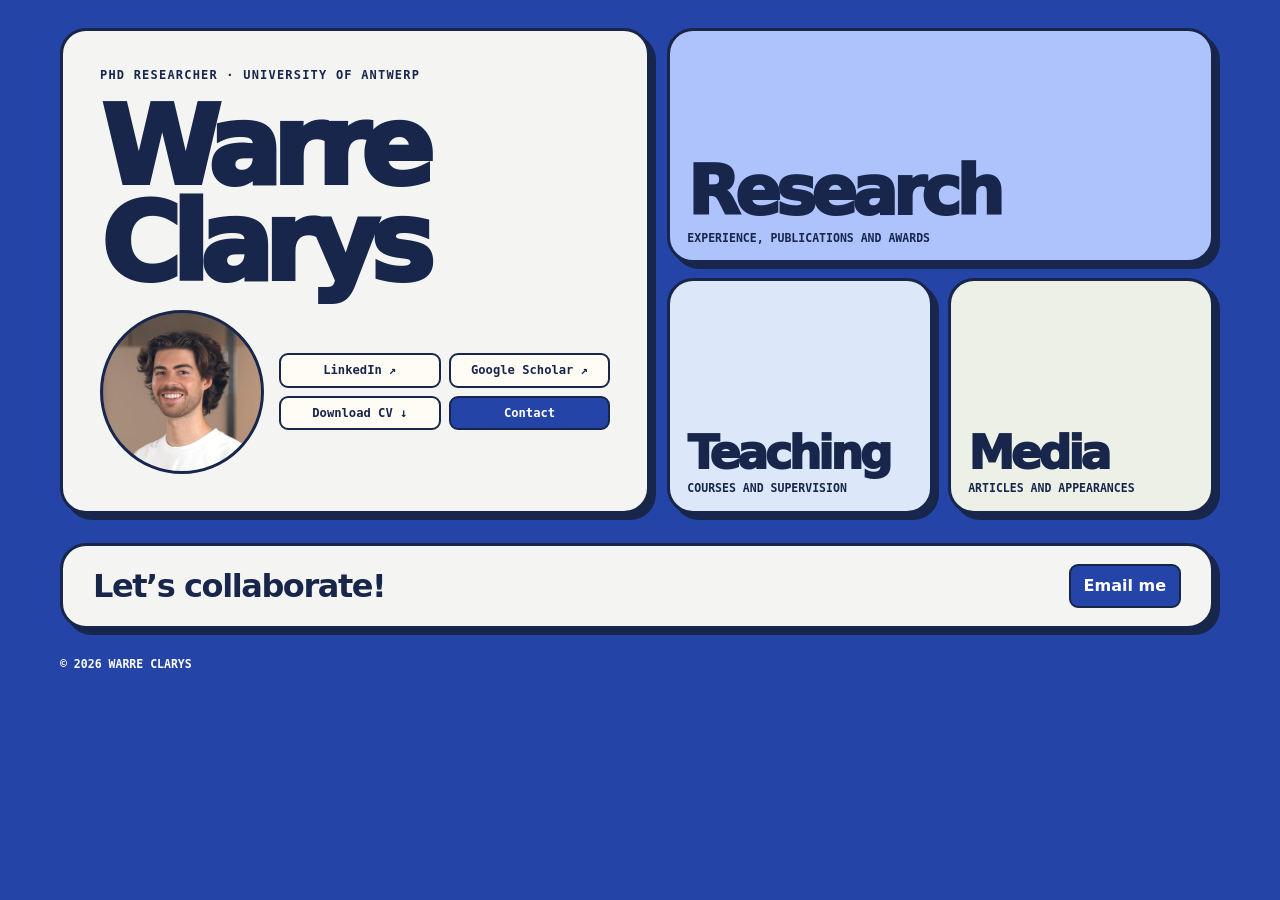
<file: index.html>
<!doctype html>
<html lang="en">
<head>
  <meta charset="utf-8">
  <meta name="viewport" content="width=device-width, initial-scale=1">
  <meta name="theme-color" content="#2444A7">
  <meta name="description" content="Warre Clarys, PhD researcher at the University of Antwerp working on thermography, finite element modeling, and AI in breast reconstruction.">
  <title>Warre Clarys | PhD Researcher</title>
  <link rel="stylesheet" href="kobalt.css">
</head>
<body>
  <div class="wrap">
    <main>
      <div class="machine">
        <section class="intro" aria-labelledby="site-name">
          <p class="stamp">PhD researcher · University of Antwerp</p>
          <h1 id="site-name"><span>Warre</span><span>Clarys</span></h1>
          <div class="intro-bottom">
            <figure class="portrait"><span aria-hidden="true">WC</span><img src="profielfoto-web.png" width="328" height="328" alt="Portrait of Warre Clarys" onerror="this.hidden = true"></figure>
            <nav class="profile-links" aria-label="Profile links">
              <a class="tag-link" href="https://www.linkedin.com/in/warre-clarys-a41159239/" target="_blank" rel="noreferrer">LinkedIn <span aria-hidden="true">↗</span></a>
              <a class="tag-link" href="https://scholar.google.com/citations?user=UOF4WLYAAAAJ" target="_blank" rel="noreferrer">Google Scholar <span aria-hidden="true">↗</span></a>
              <a class="tag-link" href="cv.pdf" download>Download CV <span aria-hidden="true">↓</span></a>
              <a class="tag-link primary-link" href="#contact">Contact</a>
            </nav>
          </div>
        </section>

        <nav class="keypad" aria-label="Site sections">
          <a class="slot" href="research.html">
            <span class="slot-name">Research</span>
            <span class="slot-bottom">Experience, publications and awards</span>
          </a>
          <a class="slot" href="teaching.html">
            <span class="slot-name">Teaching</span>
            <span class="slot-bottom">Courses and supervision</span>
          </a>
          <a class="slot" href="media.html">
            <span class="slot-name">Media</span>
            <span class="slot-bottom">Articles and appearances</span>
          </a>
        </nav>
      </div>

      <section class="collaboration" id="contact" tabindex="-1" aria-labelledby="collaboration-title">
        <h2 id="collaboration-title">Let’s collaborate!</h2>
        <a class="email-link primary-link" href="mailto:warre.clarys@uantwerpen.be">Email me</a>
      </section>

    </main>
    <footer class="footer"><span>© 2026 WARRE CLARYS</span></footer>
  </div>
</body>
</html>
</file>
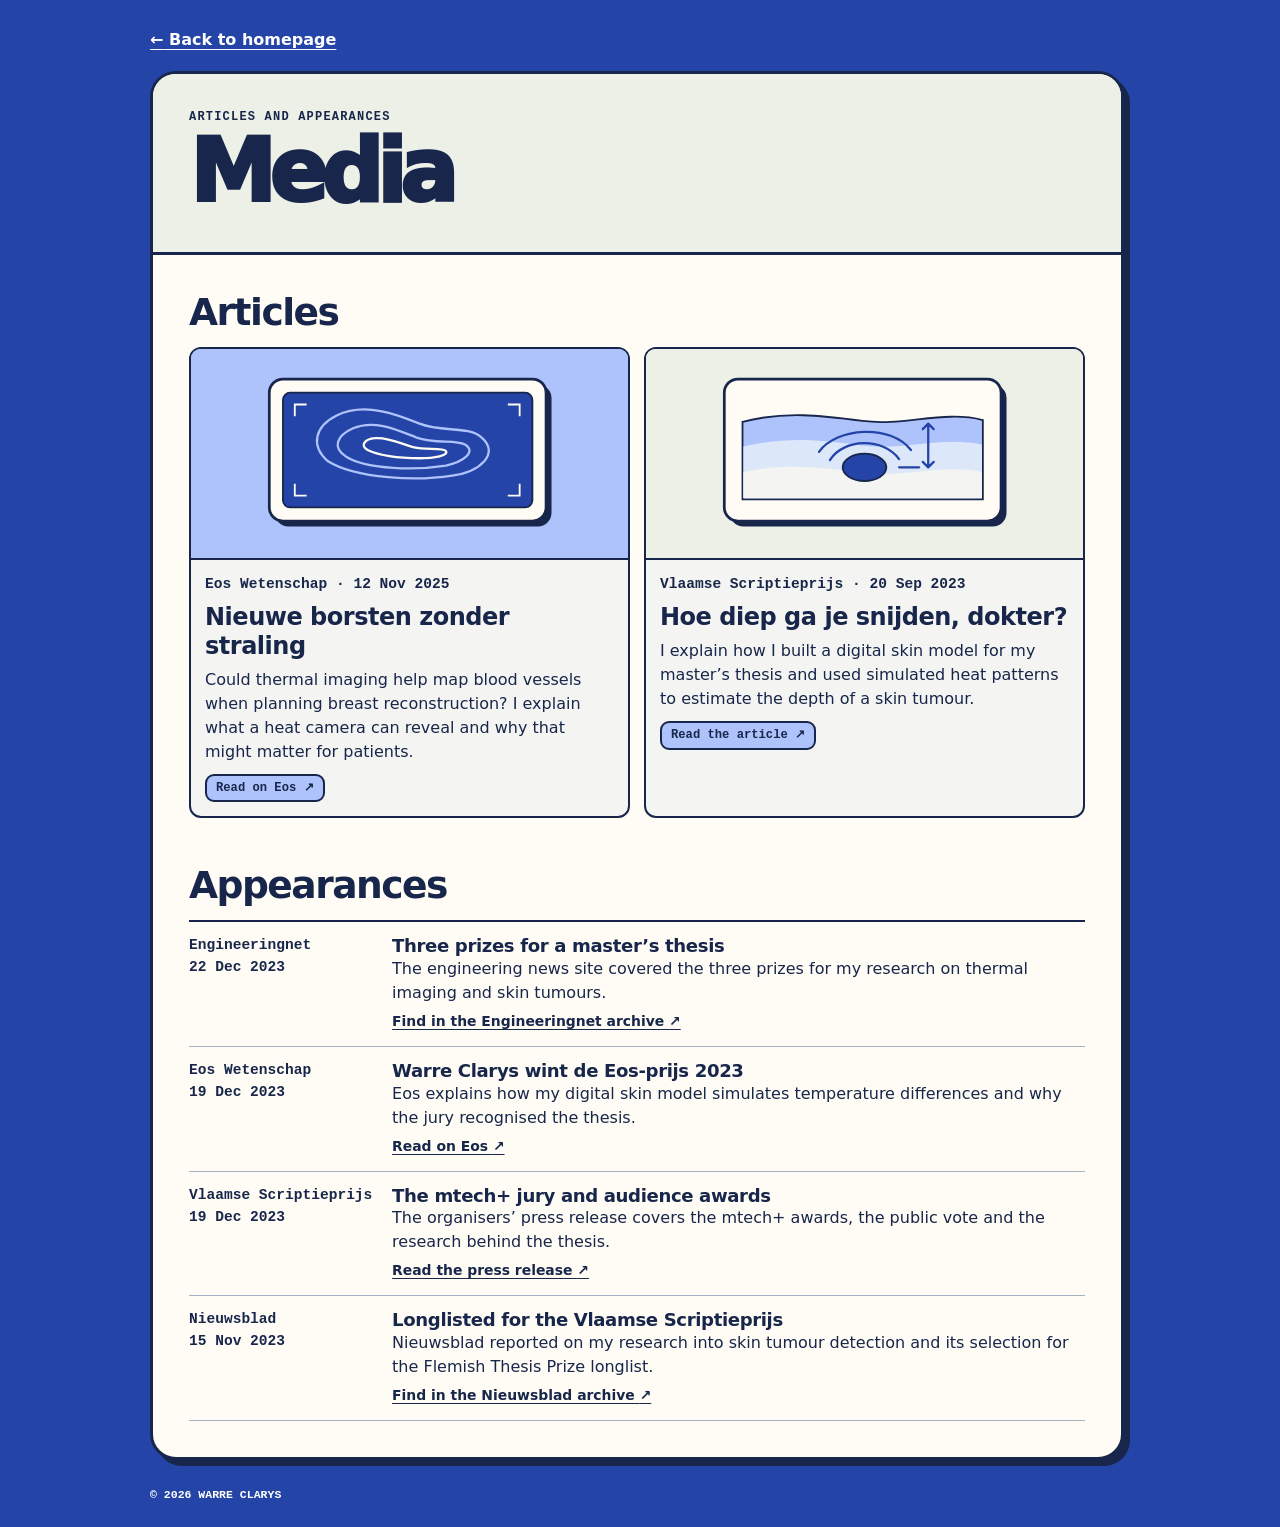
<file: media.html>
<!doctype html>
<html lang="en">
<head>
  <meta charset="utf-8">
  <meta name="viewport" content="width=device-width, initial-scale=1">
  <meta name="theme-color" content="#2444A7">
  <meta name="description" content="Media by Warre Clarys, PhD researcher at the University of Antwerp.">
  <title>Media | Warre Clarys</title>
  <link rel="stylesheet" href="kobalt.css">
</head>
<body>
  <div class="subpage">
    <a class="return" href="index.html"><span aria-hidden="true">←</span> Back to homepage</a>
    <main class="content" aria-labelledby="page-title">
      <header class="page-heading media">
        <p class="stamp">Articles and appearances</p>
        <h1 id="page-title">Media</h1>
      </header>
      <div class="page-body media-body">
        <section class="media-section" id="articles" aria-labelledby="articles-title">
          <h2 id="articles-title">Articles</h2>


          <div class="media-articles">
            <article class="media-card">
              <svg class="media-illustration" viewBox="0 0 480 230" role="img" aria-labelledby="thermal-illustration-title">
                <title id="thermal-illustration-title">Stylised thermal camera view with cobalt-blue temperature contours</title>
                <rect width="480" height="230" fill="var(--research)"/>
                <rect x="92" y="39" width="304" height="156" rx="15" fill="var(--ink)"/>
                <rect x="86" y="33" width="304" height="156" rx="15" fill="var(--paper)" stroke="var(--ink)" stroke-width="3"/>
                <rect x="101" y="48" width="274" height="126" rx="8" fill="var(--canvas)" stroke="var(--ink)" stroke-width="2"/>
                <g fill="none" stroke="var(--research)" stroke-width="2.5">
                  <path d="M150 123c-19-17-14-38 10-50 31-15 67-1 91 9 25 10 53 2 68 15 21 18-2 38-32 42-38 6-105 4-137-16Z"/>
                  <path d="M170 118c-15-10-10-23 8-31 24-10 49 2 69 10 23 8 42 2 54 8 13 8-2 19-21 23-31 5-86 5-110-10Z"/>
                  <path d="M194 111c-9-5-3-12 8-13 13-2 31 7 43 10 12 3 32 0 35 4 3 5-12 8-29 8-22 0-44-3-57-9Z" stroke="var(--paper)"/>
                </g>
                <path d="M114 74V61h13m221 0h13v13m-247 74v13h13m221 0h13v-13" fill="none" stroke="var(--paper)" stroke-width="2"/>
              </svg>
              <div class="media-card-body">
                <p class="meta">Eos Wetenschap · <time datetime="2025-11-12">12 Nov 2025</time></p>
                <h3 lang="nl">Nieuwe borsten zonder straling</h3>
                <p>Could thermal imaging help map blood vessels when planning breast reconstruction? I explain what a heat camera can reveal and why that might matter for patients.</p>
                <a class="tag-link" href="https://www.eoswetenschap.eu/themas/gezondheid/nieuwe-borsten-zonder-straling" target="_blank" rel="noopener noreferrer">Read on Eos <span aria-hidden="true">↗</span></a>
              </div>
            </article>

            <article class="media-card">
              <svg class="media-illustration" viewBox="0 0 480 230" role="img" aria-labelledby="skin-illustration-title">
                <title id="skin-illustration-title">Stylised cross-section of a skin model with a depth marker</title>
                <rect width="480" height="230" fill="var(--media)"/>
                <rect x="92" y="39" width="304" height="156" rx="15" fill="var(--ink)"/>
                <rect x="86" y="33" width="304" height="156" rx="15" fill="var(--paper)" stroke="var(--ink)" stroke-width="3"/>
                <path d="M106 80c46-12 87-7 132-1 45 6 89-12 132-1v87H106Z" fill="var(--research)" stroke="var(--ink)" stroke-width="2"/>
                <path d="M107 107c49-11 85-7 130-1s90-11 132-1v59H107Z" fill="var(--teaching)"/>
                <path d="M107 135c47-10 88-5 130 1s89-10 132-1v29H107Z" fill="var(--porcelain)"/>
                <ellipse cx="240" cy="130" rx="24" ry="15" fill="var(--canvas)" stroke="var(--ink)" stroke-width="2"/>
                <path d="M202 122c15-24 59-25 76-1m-88-8c19-27 79-31 101-2M310 82v48m-6-42 6-6 6 6m-12 36 6 6 6-6m-38 6h22" fill="none" stroke="var(--canvas)" stroke-width="2.5" stroke-linecap="round" stroke-linejoin="round"/>
              </svg>
              <div class="media-card-body">
                <p class="meta">Vlaamse Scriptieprijs · <time datetime="2023-09-20">20 Sep 2023</time></p>
                <h3 lang="nl">Hoe diep ga je snijden, dokter?</h3>
                <p>I explain how I built a digital skin model for my master’s thesis and used simulated heat patterns to estimate the depth of a skin tumour.</p>
                <a class="tag-link" href="https://scriptiebank.be/scriptie/2023/thermografie-een-weg-naar-huidtumordetectie" target="_blank" rel="noopener noreferrer">Read the article <span aria-hidden="true">↗</span></a>
              </div>
            </article>
          </div>
        </section>

        <section class="media-section" id="appearances" aria-labelledby="appearances-title">
          <h2 id="appearances-title">Appearances</h2>

          <div class="press-list">
            <article class="press-item">
              <p class="meta">Engineeringnet<br><time datetime="2023-12-22">22 Dec 2023</time></p>
              <div>
                <h3>Three prizes for a master’s thesis</h3>
                <p>The engineering news site covered the three prizes for my research on thermal imaging and skin tumours.</p>
                <a href="https://engineeringnet.be/nl/nieuws/zoeken/Scriptieprijs#:~:text=Scriptie%20Warre%20Clarys%20wint%203%20prijzen" target="_blank" rel="noopener noreferrer">Find in the Engineeringnet archive <span aria-hidden="true">↗</span></a>
              </div>
            </article>
            <article class="press-item">
              <p class="meta">Eos Wetenschap<br><time datetime="2023-12-19">19 Dec 2023</time></p>
              <div>
                <h3 lang="nl">Warre Clarys wint de Eos-prijs 2023</h3>
                <p>Eos explains how my digital skin model simulates temperature differences and why the jury recognised the thesis.</p>
                <a href="https://www.eoswetenschap.eu/themas/gezondheid/warre-clarys-wint-de-eos-prijs-2023" target="_blank" rel="noopener noreferrer">Read on Eos <span aria-hidden="true">↗</span></a>
              </div>
            </article>
            <article class="press-item">
              <p class="meta">Vlaamse Scriptieprijs<br><time datetime="2023-12-19">19 Dec 2023</time></p>
              <div>
                <h3>The mtech+ jury and audience awards</h3>
                <p>The organisers’ press release covers the mtech+ awards, the public vote and the research behind the thesis.</p>
                <a href="https://www.scriptieprijs.be/nieuws/twee-keer-prijs-voor-warre-clarys-uantwerpen-met-mtechprijs-2023" target="_blank" rel="noopener noreferrer">Read the press release <span aria-hidden="true">↗</span></a>
              </div>
            </article>
            <article class="press-item">
              <p class="meta">Nieuwsblad<br><time datetime="2023-11-15">15 Nov 2023</time></p>
              <div>
                <h3>Longlisted for the Vlaamse Scriptieprijs</h3>
                <p>Nieuwsblad reported on my research into skin tumour detection and its selection for the Flemish Thesis Prize longlist.</p>
                <a href="https://www.nieuwsblad.be/archive/2023/11/15/#:~:text=Antwerpse%20Warre%20Clarys" target="_blank" rel="noopener noreferrer">Find in the Nieuwsblad archive <span aria-hidden="true">↗</span></a>
              </div>
            </article>
          </div>
        </section>
      </div>
    </main>
    <footer class="footer"><span>© 2026 WARRE CLARYS</span></footer>
  </div>
</body>
</html>
</file>
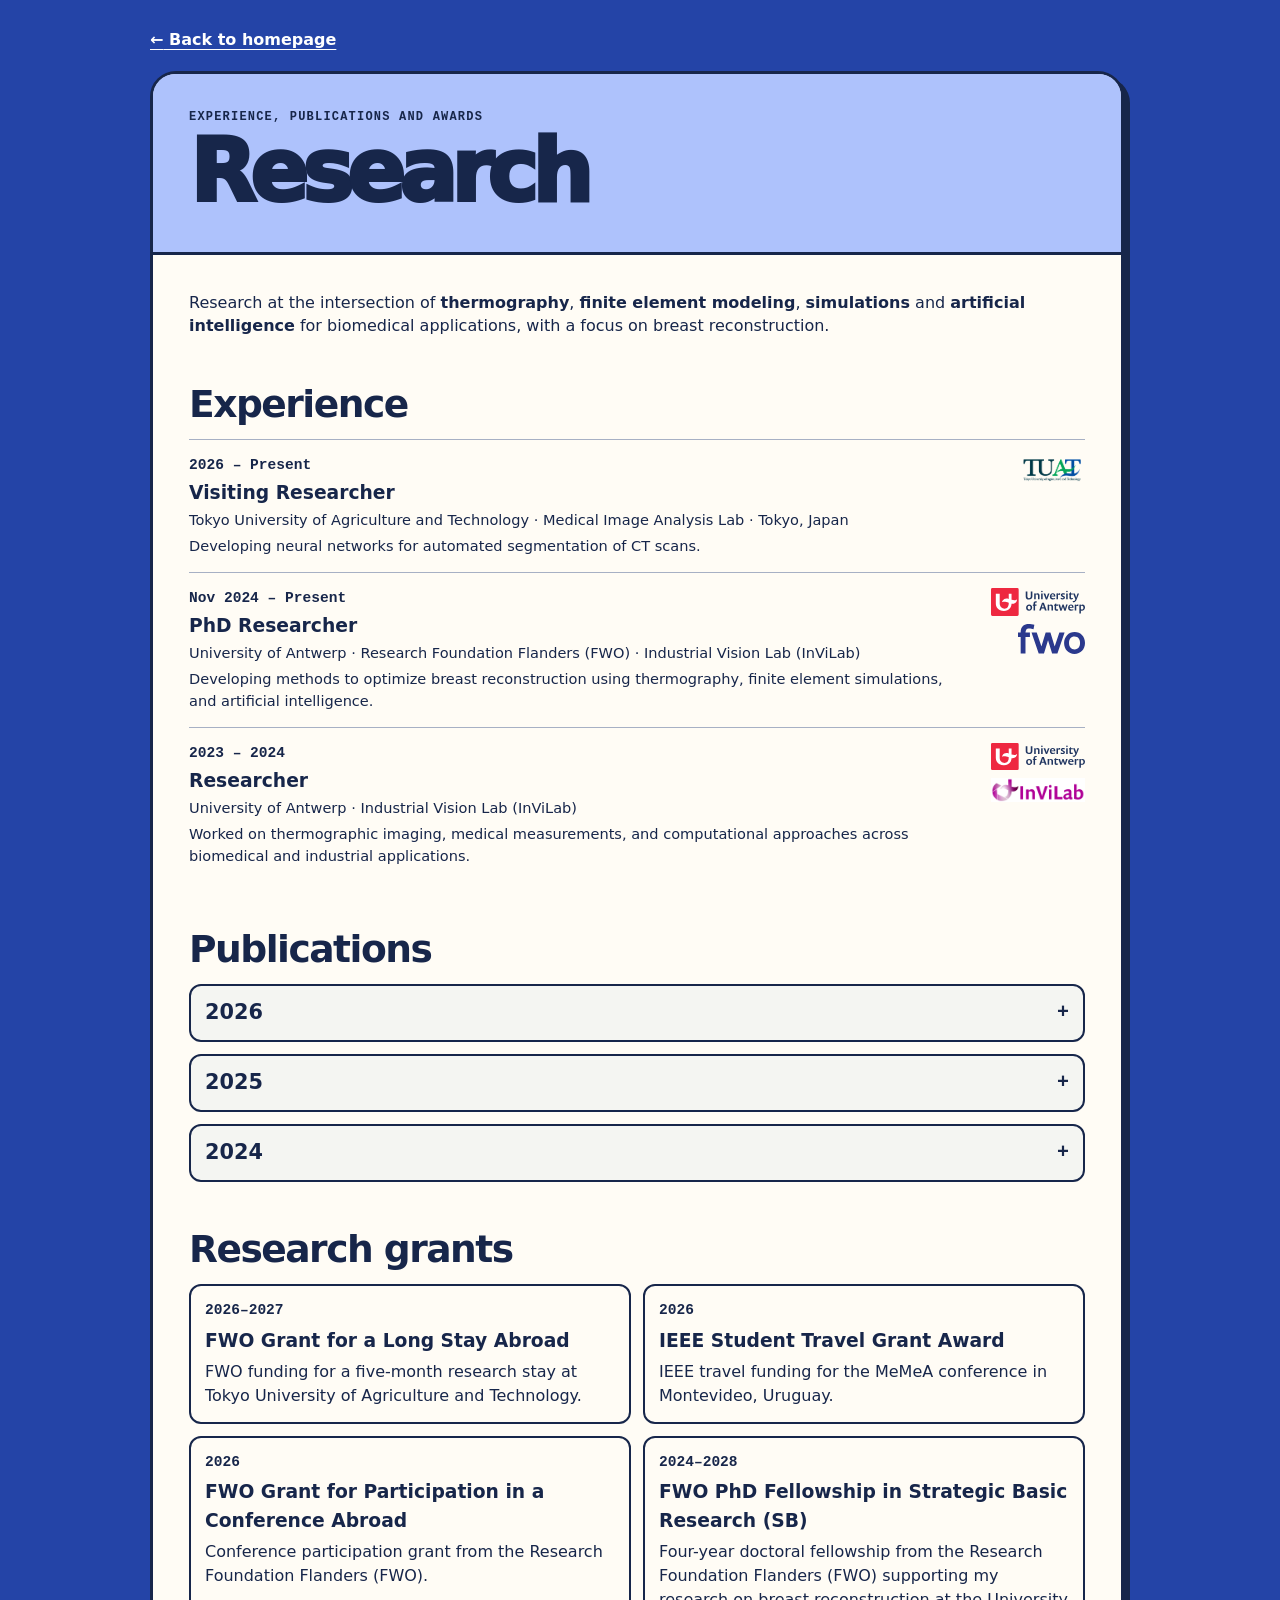
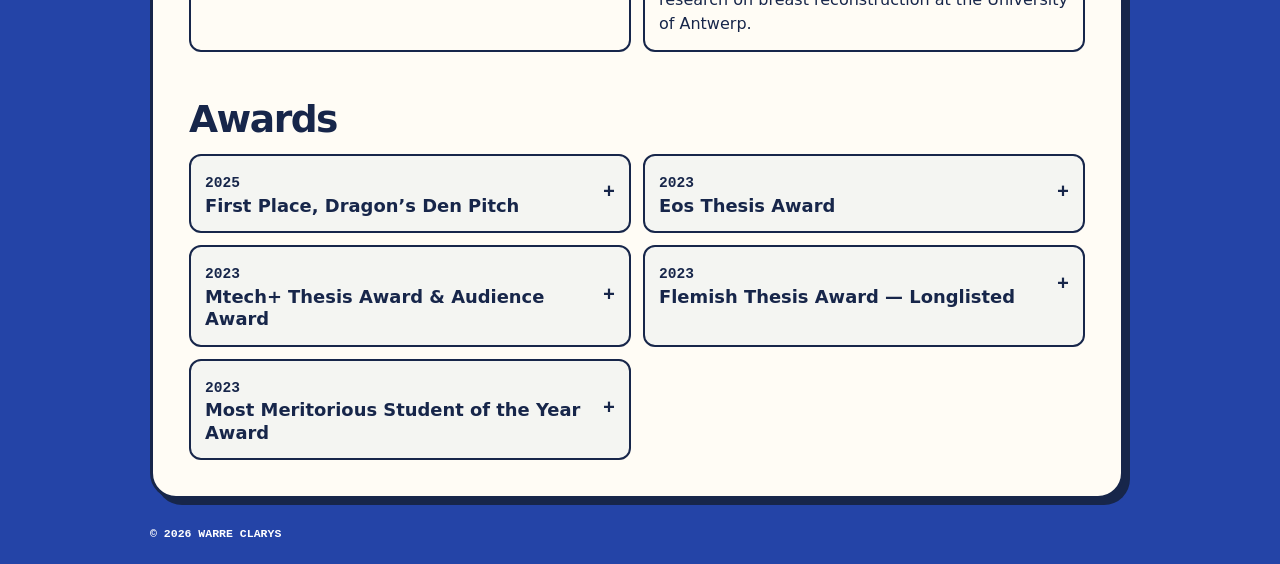
<file: research.html>
<!doctype html>
<html lang="en">
<head>
  <meta charset="utf-8">
  <meta name="viewport" content="width=device-width, initial-scale=1">
  <meta name="theme-color" content="#2444A7">
  <meta name="description" content="Research by Warre Clarys, PhD researcher at the University of Antwerp.">
  <title>Research | Warre Clarys</title>
  <link rel="stylesheet" href="kobalt.css">
</head>
<body>
  <div class="subpage">
    <a class="return" href="index.html"><span aria-hidden="true">←</span> Back to homepage</a>
    <main class="content" aria-labelledby="page-title">
      <header class="page-heading research">
        <p class="stamp">Experience, publications and awards</p>
        <h1 id="page-title">Research</h1>
      </header>
      <div class="page-body">
        <p class="research-statement">Research at the intersection of <strong>thermography</strong>, <strong>finite element modeling</strong>, <strong>simulations</strong> and <strong>artificial intelligence</strong> for biomedical applications, with a focus on breast reconstruction.</p>
        <h2>Experience</h2>
        <ul class="pub-list experience-list">
          <li>
            <div>
              <div class="meta">2026 – Present</div>
              <h3>Visiting Researcher</h3>
              <p class="context">Tokyo University of Agriculture and Technology · Medical Image Analysis Lab · Tokyo, Japan</p>
              <p>Developing neural networks for automated segmentation of CT scans.</p>
            </div>
            <div class="experience-logos">
              <img src="logos/tuat-logo.png" alt="" width="314" height="143">
            </div>
          </li>
          <li>
            <div>
              <div class="meta">Nov 2024 – Present</div>
              <h3>PhD Researcher</h3>
              <p class="context">University of Antwerp · Research Foundation Flanders (FWO) · Industrial Vision Lab (InViLab)</p>
              <p>Developing methods to optimize breast reconstruction using thermography, finite element simulations, and artificial intelligence.</p>
            </div>
            <div class="experience-logos">
              <img src="logos/uantwerp-logo.svg" alt="" width="193" height="57">
              <img src="logos/fwo-logo.svg" alt="" width="80" height="36">
            </div>
          </li>
          <li>
            <div>
              <div class="meta">2023 – 2024</div>
              <h3>Researcher</h3>
              <p class="context">University of Antwerp · Industrial Vision Lab (InViLab)</p>
              <p>Worked on thermographic imaging, medical measurements, and computational approaches across biomedical and industrial applications.</p>
            </div>
            <div class="experience-logos">
              <img src="logos/uantwerp-logo.svg" alt="" width="193" height="57">
              <img src="logos/invilab-logo.png" alt="" width="960" height="240">
            </div>
          </li>
        </ul>
        <h2 id="publications" tabindex="-1">Publications</h2>
        <!-- Add a paper by copying this example inside the matching year's Journal papers or Conference proceedings list.
             Give each title a unique id and use that same id on both links.
             Keep only the links you have. To add a year, copy a complete <details> block.
          <li>
            <div>
              <strong id="paper-unique-name">Paper title</strong>
              <p>Journal or conference · Year</p>
              <p class="paper-authors">First Author, <strong>Warre Clarys</strong>, Last Author</p>
            </div>
            <div class="paper-links">
              <a class="tag-link" aria-describedby="paper-unique-name" href="https://doi.org/REPLACE-WITH-DOI" target="_blank" rel="noreferrer">DOI <span aria-hidden="true">↗</span></a>
              <a class="tag-link paper-download" aria-describedby="paper-unique-name" href="papers/filename.pdf" download>PDF <span aria-hidden="true">↓</span></a>
            </div>
          </li>
        -->
        <div class="publication-years">
          <details class="record disclosure">
            <summary><span class="disclosure-title">2026</span><span class="fold-mark" aria-hidden="true"></span></summary>
            <div class="publication-group conference-group">
              <h3>Conference proceedings</h3>
              <ul class="pub-list">
                <li>
                  <div>
                    <strong id="paper-6">DIRT-SR38: A Real Paired Cross-Sensor Thermal Sequence Dataset for Super-Resolution in Clinical Dynamic Infrared Thermography</strong>
                    <p class="paper-authors"><strong>Warre Clarys</strong>, S. Verspeek, T. De Kerf, J. Verstockt, S. Vanlanduit, F. Thiessen, G. Steenackers</p>
                    <p>IEEE Conference on Computer Vision and Pattern Recognition (CVPR) 2026: Perception Beyond the Visible Spectrum Workshop</p>
                  </div>
                  <div class="paper-links">
                    <a class="tag-link" aria-describedby="paper-6" href="https://doi.org/10.5281/zenodo.19241293" target="_blank" rel="noreferrer">Dataset DOI <span aria-hidden="true">↗</span></a>
                    <a class="tag-link paper-download" aria-describedby="paper-6" href="papers/2026_CVPR.pdf" download>PDF <span aria-hidden="true">↓</span></a>
                  </div>
                </li>
                <li>
                  <div>
                    <strong id="paper-memea-2026">Dynamic infrared thermography and computed tomography angiography fusion for DIEP flap perforator selection: a novel measurement system</strong>
                    <p class="paper-authors"><strong>Warre Clarys</strong>, R. Van Steen, S. Verspeek, F. Thiessen, G. Steenackers</p>
                    <p>IEEE International Symposium on Medical Measurements and Applications (MeMeA) 2026</p>
                  </div>
                  <div class="paper-links">
                    <a class="tag-link" aria-describedby="paper-memea-2026" href="https://doi.org/10.1109/MEMEA69746.2026.11537361" target="_blank" rel="noreferrer">DOI <span aria-hidden="true">↗</span></a>
                    <a class="tag-link paper-download" aria-describedby="paper-memea-2026" href="papers/2026_MeMeA.pdf" download>PDF <span aria-hidden="true">↓</span></a>
                  </div>
                </li>
              </ul>
            </div>
          </details>
          <details class="record disclosure">
            <summary><span class="disclosure-title">2025</span><span class="fold-mark" aria-hidden="true"></span></summary>
            <div class="publication-group journal-group">
              <h3>Journal papers</h3>
              <ul class="pub-list">
                <li>
                  <div>
                    <strong id="paper-1">Optimising neural networks for perforator detection in DIEP flap breast reconstruction using dynamic infrared thermography</strong>
                    <p class="paper-authors"><strong>Warre Clarys</strong>, R. Evans, S. Verspeek, J. Verstockt, H. Zhang, V. Verhoeven, W. A. A. Tjalma, F. Thiessen, G. Steenackers</p>
                    <p>Quantitative Infrared Thermography Journal (2025)</p>
                  </div>
                  <div class="paper-links">
                    <a class="tag-link" aria-describedby="paper-1" href="https://doi.org/10.1080/17686733.2025.2585417" target="_blank" rel="noreferrer">DOI <span aria-hidden="true">↗</span></a>
                    <a class="tag-link paper-download" aria-describedby="paper-1" href="papers/2025_QIRT.pdf" download>PDF <span aria-hidden="true">↓</span></a>
                  </div>
                </li>
                <li>
                  <div>
                    <strong id="paper-2">Comparative study of cooling techniques for perforator detection in DIEP flap reconstruction using dynamic infrared thermography</strong>
                    <p class="paper-authors"><strong>Warre Clarys</strong>, S. Verspeek, J. Verstockt, S. Hummelink, G. Steenackers, F. Thiessen</p>
                    <p>Journal of Plastic, Reconstructive & Aesthetic Surgery (2025)</p>
                  </div>
                  <div class="paper-links">
                    <a class="tag-link" aria-describedby="paper-2" href="https://doi.org/10.1016/j.bjps.2025.08.018" target="_blank" rel="noreferrer">DOI <span aria-hidden="true">↗</span></a>
                    <a class="tag-link paper-download" aria-describedby="paper-2" href="papers/2025_JPRAS.pdf" download>PDF <span aria-hidden="true">↓</span></a>
                  </div>
                </li>
                <li>
                  <div>
                    <strong id="paper-3">Dynamic infrared thermography in free flap surgery: A systematic review</strong>
                    <p class="paper-authors"><strong>Warre Clarys</strong>, V. Hotome, S. Hummelink, S. Verspeek, V. Verhoeven, W. A. A. Tjalma, G. Steenackers, F. Thiessen</p>
                    <p>JPRAS Open (2025)</p>
                  </div>
                  <div class="paper-links">
                    <a class="tag-link" aria-describedby="paper-3" href="https://doi.org/10.1016/j.jpra.2025.11.027" target="_blank" rel="noreferrer">DOI <span aria-hidden="true">↗</span></a>
                    <a class="tag-link paper-download" aria-describedby="paper-3" href="papers/2025_JPRASOpen.pdf" download>PDF <span aria-hidden="true">↓</span></a>
                  </div>
                </li>
                <li>
                  <div>
                    <strong id="paper-4">Thermography in Bike Fitting: A Literature Review</strong>
                    <p class="paper-authors"><strong>Warre Clarys</strong>, O. Vallet, J. Verstockt, H. Zhang, S. Verspeek, G. Steenackers</p>
                    <p>Sensors (2025)</p>
                  </div>
                  <div class="paper-links">
                    <a class="tag-link" aria-describedby="paper-4" href="https://doi.org/10.3390/s25082356" target="_blank" rel="noreferrer">DOI <span aria-hidden="true">↗</span></a>
                    <a class="tag-link paper-download" aria-describedby="paper-4" href="papers/2025_Sensors.pdf" download>PDF <span aria-hidden="true">↓</span></a>
                  </div>
                </li>
              </ul>
            </div>
          </details>
          <details class="record disclosure">
            <summary><span class="disclosure-title">2024</span><span class="fold-mark" aria-hidden="true"></span></summary>
            <div class="publication-group journal-group">
              <h3>Journal papers</h3>
              <ul class="pub-list">
                <li>
                  <div>
                    <strong id="paper-5">Automated thermographic detection of blood vessels for DIEP flap reconstructive surgery</strong>
                    <p class="paper-authors">E. Cardenas, J. Verstockt, S. Verspeek, <strong>Warre Clarys</strong>, F. Thiessen, T. Tondu, W. Tjalma, G. Steenackers, S. Vanlanduit</p>
                    <p>International Journal of Computer Assisted Radiology and Surgery (2024)</p>
                  </div>
                  <div class="paper-links">
                    <a class="tag-link" aria-describedby="paper-5" href="https://doi.org/10.1007/s11548-024-03199-8" target="_blank" rel="noreferrer">DOI <span aria-hidden="true">↗</span></a>
                    <a class="tag-link paper-download" aria-describedby="paper-5" href="papers/2024_DeLaHoz.pdf" download>PDF <span aria-hidden="true">↓</span></a>
                  </div>
                </li>
              </ul>
            </div>
            <div class="publication-group conference-group">
              <h3>Conference proceedings</h3>
              <ul class="pub-list">
                <li>
                  <div>
                    <strong id="paper-8">HypIRskin: Thermography-Guided Device for Diagnosis and Characterization of Skin Cancer Lesions</strong>
                    <p class="paper-authors">J. Verstockt, <strong>Warre Clarys</strong>, M. Hillen, S. Verspeek, M. Bonmarin, F. E. F. Thiessen, L. Brochez, G. Steenackers</p>
                    <p>IEEE International Symposium on Medical Measurements and Applications (MeMeA) 2024</p>
                  </div>
                  <div class="paper-links">
                    <a class="tag-link" aria-describedby="paper-8" href="https://doi.org/10.1109/MEMEA60663.2024.10596792" target="_blank" rel="noreferrer">DOI <span aria-hidden="true">↗</span></a>
                    <a class="tag-link paper-download" aria-describedby="paper-8" href="papers/2024_Verstockt.pdf" download>PDF <span aria-hidden="true">↓</span></a>
                  </div>
                </li>
              </ul>
            </div>
          </details>
        </div>
        <h2>Research grants</h2>
        <div class="records">
          <article class="record">
            <p class="meta">2026–2027</p>
            <h3>FWO Grant for a Long Stay Abroad</h3>
            <p>FWO funding for a five-month research stay at Tokyo University of Agriculture and Technology.</p>
          </article>
          <article class="record">
            <p class="meta">2026</p>
            <h3>IEEE Student Travel Grant Award</h3>
            <p>IEEE travel funding for the MeMeA conference in Montevideo, Uruguay.</p>
          </article>
          <article class="record">
            <p class="meta">2026</p>
            <h3>FWO Grant for Participation in a Conference Abroad</h3>
            <p>Conference participation grant from the Research Foundation Flanders (FWO).</p>
          </article>
          <article class="record">
            <p class="meta">2024–2028</p>
            <h3>FWO PhD Fellowship in Strategic Basic Research (SB)</h3>
            <p>Four-year doctoral fellowship from the Research Foundation Flanders (FWO) supporting my research on breast reconstruction at the University of Antwerp.</p>
          </article>
        </div>
        <h2>Awards</h2>
        <!-- Edit the award-description paragraph to add more context for each award. -->
        <div class="records">
          <details class="record disclosure award">
            <summary><span><span class="meta">2025</span><span class="disclosure-title">First Place, Dragon’s Den Pitch</span></span><span class="fold-mark" aria-hidden="true"></span></summary>
            <p class="award-description">Awarded by a professional jury in the University of Antwerp’s TheCompany+ programme.</p>
          </details>
          <details class="record disclosure award">
            <summary><span><span class="meta">2023</span><span class="disclosure-title">Eos Thesis Award</span></span><span class="fold-mark" aria-hidden="true"></span></summary>
            <p class="award-description">Awarded by Eos Magazine for the best thesis in the exact sciences in Flanders.</p>
          </details>
          <details class="record disclosure award">
            <summary><span><span class="meta">2023</span><span class="disclosure-title">Mtech+ Thesis Award &amp; Audience Award</span></span><span class="fold-mark" aria-hidden="true"></span></summary>
            <p class="award-description">SciMingo and Mtech+ recognised my thesis with both the award for the best technological and innovative thesis and the Audience Award.</p>
          </details>
          <details class="record disclosure award">
            <summary><span><span class="meta">2023</span><span class="disclosure-title">Flemish Thesis Award — Longlisted</span></span><span class="fold-mark" aria-hidden="true"></span></summary>
            <p class="award-description">My thesis was longlisted for the Flemish Thesis Award, organised by SciMingo.</p>
          </details>
          <details class="record disclosure award">
            <summary><span><span class="meta">2023</span><span class="disclosure-title">Most Meritorious Student of the Year Award</span></span><span class="fold-mark" aria-hidden="true"></span></summary>
            <p class="award-description">Awarded by the University of Antwerp.</p>
          </details>
        </div>
      </div>
    </main>
    <footer class="footer"><span>© 2026 WARRE CLARYS</span></footer>
  </div>
</body>
</html>
</file>
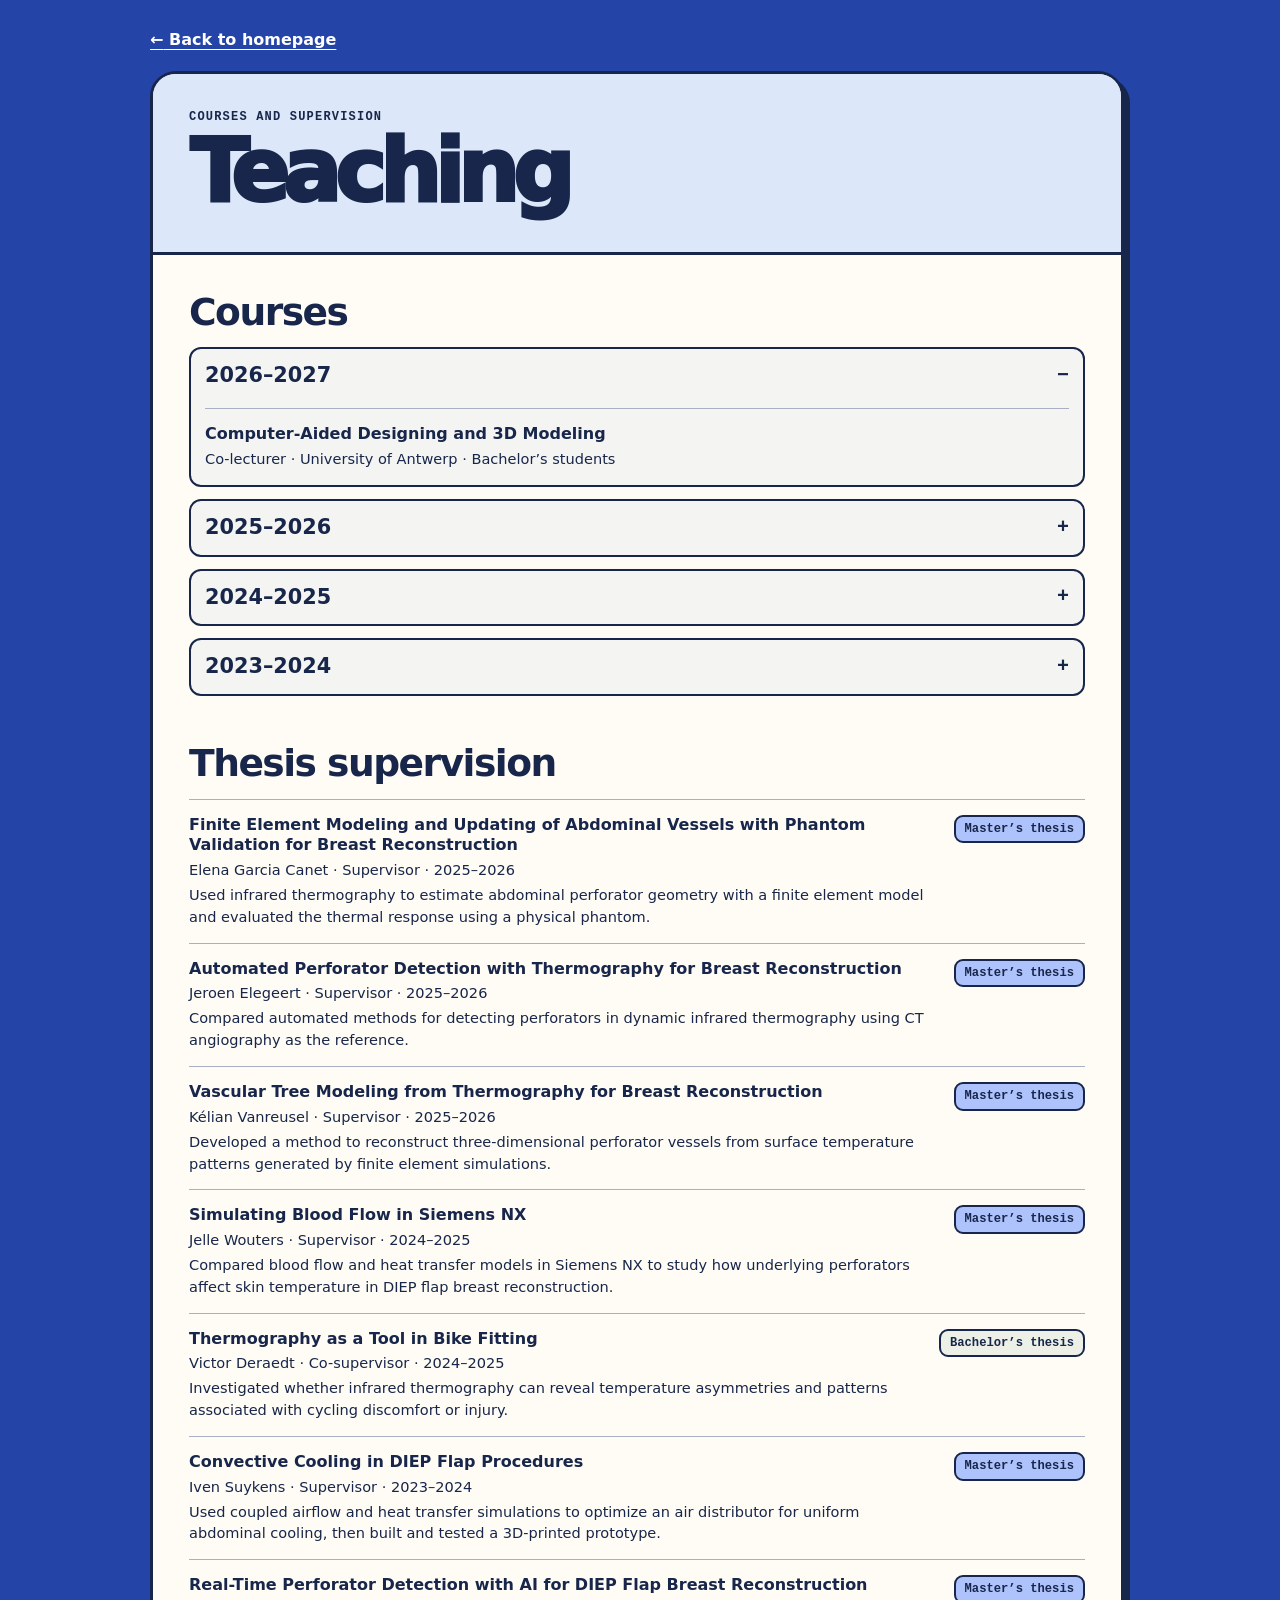
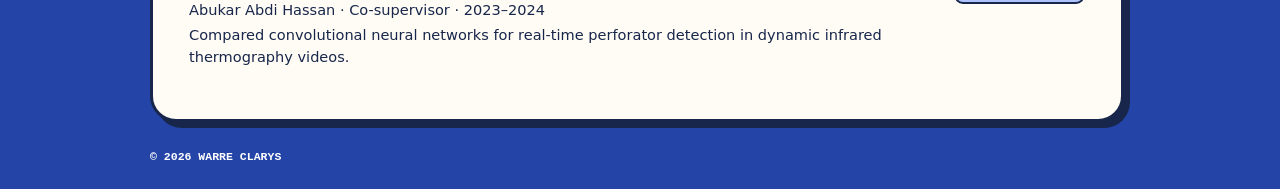
<file: teaching.html>
<!doctype html>
<html lang="en">
<head>
  <meta charset="utf-8">
  <meta name="viewport" content="width=device-width, initial-scale=1">
  <meta name="theme-color" content="#2444A7">
  <meta name="description" content="Teaching by Warre Clarys, PhD researcher at the University of Antwerp.">
  <title>Teaching | Warre Clarys</title>
  <link rel="stylesheet" href="kobalt.css">
</head>
<body>
  <div class="subpage">
    <a class="return" href="index.html"><span aria-hidden="true">←</span> Back to homepage</a>
    <main class="content" aria-labelledby="page-title">
      <header class="page-heading teaching">
        <p class="stamp">Courses and supervision</p>
        <h1 id="page-title">Teaching</h1>
      </header>
      <div class="page-body">
        <h2>Courses</h2>
        <div class="publication-years">
          <details class="record disclosure" open>
            <summary><span class="disclosure-title">2026–2027</span><span class="fold-mark" aria-hidden="true"></span></summary>
            <ul class="pub-list course-list">
              <li>
                <div>
                  <strong>Computer-Aided Designing and 3D Modeling</strong>
                  <p>Co-lecturer · University of Antwerp · Bachelor’s students</p>
                </div>
              </li>
            </ul>
          </details>
          <details class="record disclosure">
            <summary><span class="disclosure-title">2025–2026</span><span class="fold-mark" aria-hidden="true"></span></summary>
            <ul class="pub-list course-list">
              <li>
                <div>
                  <strong>Computer-Aided Designing and 3D Modeling</strong>
                  <p>Co-lecturer · University of Antwerp · Bachelor’s students</p>
                </div>
              </li>
            </ul>
          </details>
          <details class="record disclosure">
            <summary><span class="disclosure-title">2024–2025</span><span class="fold-mark" aria-hidden="true"></span></summary>
            <ul class="pub-list course-list">
              <li>
                <div>
                  <strong>Computer-Aided Designing and 3D Modeling</strong>
                  <p>Teaching Assistant · University of Antwerp · Bachelor’s students</p>
                </div>
              </li>
              <li>
                <div>
                  <strong>Computer-Aided Engineering</strong>
                  <p>Teaching Assistant · University of Antwerp · Master’s students</p>
                </div>
              </li>
            </ul>
          </details>
          <details class="record disclosure">
            <summary><span class="disclosure-title">2023–2024</span><span class="fold-mark" aria-hidden="true"></span></summary>
            <ul class="pub-list course-list">
              <li>
                <div>
                  <strong>Computer-Aided Designing and 3D Modeling</strong>
                  <p>Teaching Assistant · University of Antwerp · Bachelor’s students</p>
                </div>
              </li>
            </ul>
          </details>
        </div>
        <h2>Thesis supervision</h2>
        <ul class="pub-list thesis-list">
          <li>
            <div>
              <strong>Finite Element Modeling and Updating of Abdominal Vessels with Phantom Validation for Breast Reconstruction</strong>
              <p class="paper-authors">Elena Garcia Canet · Supervisor · 2025–2026</p>
              <p>Used infrared thermography to estimate abdominal perforator geometry with a finite element model and evaluated the thermal response using a physical phantom.</p>
            </div>
            <span class="tag-link thesis-type master">Master’s thesis</span>
          </li>
          <li>
            <div>
              <strong>Automated Perforator Detection with Thermography for Breast Reconstruction</strong>
              <p class="paper-authors">Jeroen Elegeert · Supervisor · 2025–2026</p>
              <p>Compared automated methods for detecting perforators in dynamic infrared thermography using CT angiography as the reference.</p>
            </div>
            <span class="tag-link thesis-type master">Master’s thesis</span>
          </li>
          <li>
            <div>
              <strong>Vascular Tree Modeling from Thermography for Breast Reconstruction</strong>
              <p class="paper-authors">Kélian Vanreusel · Supervisor · 2025–2026</p>
              <p>Developed a method to reconstruct three-dimensional perforator vessels from surface temperature patterns generated by finite element simulations.</p>
            </div>
            <span class="tag-link thesis-type master">Master’s thesis</span>
          </li>
          <li>
            <div>
              <strong>Simulating Blood Flow in Siemens NX</strong>
              <p class="paper-authors">Jelle Wouters · Supervisor · 2024–2025</p>
              <p>Compared blood flow and heat transfer models in Siemens NX to study how underlying perforators affect skin temperature in DIEP flap breast reconstruction.</p>
            </div>
            <span class="tag-link thesis-type master">Master’s thesis</span>
          </li>
          <li>
            <div>
              <strong>Thermography as a Tool in Bike Fitting</strong>
              <p class="paper-authors">Victor Deraedt · Co-supervisor · 2024–2025</p>
              <p>Investigated whether infrared thermography can reveal temperature asymmetries and patterns associated with cycling discomfort or injury.</p>
            </div>
            <span class="tag-link thesis-type bachelor">Bachelor’s thesis</span>
          </li>
          <li>
            <div>
              <strong>Convective Cooling in DIEP Flap Procedures</strong>
              <p class="paper-authors">Iven Suykens · Supervisor · 2023–2024</p>
              <p>Used coupled airflow and heat transfer simulations to optimize an air distributor for uniform abdominal cooling, then built and tested a 3D-printed prototype.</p>
            </div>
            <span class="tag-link thesis-type master">Master’s thesis</span>
          </li>
          <li>
            <div>
              <strong>Real-Time Perforator Detection with AI for DIEP Flap Breast Reconstruction</strong>
              <p class="paper-authors">Abukar Abdi Hassan · Co-supervisor · 2023–2024</p>
              <p>Compared convolutional neural networks for real-time perforator detection in dynamic infrared thermography videos.</p>
            </div>
            <span class="tag-link thesis-type master">Master’s thesis</span>
          </li>
        </ul>
      </div>
    </main>
    <footer class="footer"><span>© 2026 WARRE CLARYS</span></footer>
  </div>
</body>
</html>
</file>
<file: kobalt.css>
:root {
  color-scheme: light;
  --canvas: #2444A7;
  --porcelain: #F4F5F2;
  --research: #AEC2FC;
  --teaching: #DCE7F9;
  --media: #EDF0E7;
  --paper: #FFFCF5;
  --ink: #17264A;
  --canvas-ink: #FFFFFF;
  --edge: 3px solid var(--ink);
  --shadow: 6px 6px 0 var(--ink);
  --mono: ui-monospace, Consolas, monospace;
}
* { box-sizing: border-box; }
html { scroll-behavior: smooth; }
body { margin: 0; color: var(--ink); background: var(--canvas); font: 1rem/1.5 system-ui, sans-serif; }
a { color: inherit; }
:focus-visible { outline: 3px dashed var(--ink); outline-offset: 5px; }
h1, h2, h3, h4, p { margin: 0; }
.wrap { width: min(1160px, calc(100% - 42px)); margin: 0 auto; }
.machine { display: grid; grid-template-columns: minmax(0, 1.08fr) minmax(0, 1fr); gap: 17px; margin: 28px 6px 29px 0; }
.intro, .slot, .content, .collaboration { border: var(--edge); box-shadow: var(--shadow); border-radius: 26px; }
.intro { padding: clamp(19px, 3.2vw, 37px); background: var(--porcelain); display: grid; align-content: space-between; gap: 18px; }
.stamp { font: 800 .75rem/1.2 var(--mono); text-transform: uppercase; letter-spacing: .1em; }
#site-name { font-size: clamp(3.65rem, 8.5vw, 8.25rem); line-height: .88; letter-spacing: -.085em; font-weight: 950; }
#site-name span { display: block; }
.research-statement { line-height: 1.45; }
.intro-bottom { display: grid; grid-template-columns: auto minmax(0, 1fr); align-items: center; gap: 15px; }
.portrait {
  position: relative; display: grid; place-items: center; margin: 0; width: clamp(84px, 13vw, 164px);
  aspect-ratio: 1; border: var(--edge); border-radius: 50%; overflow: hidden; background: var(--canvas); color: var(--canvas-ink);
}
.portrait span { font: 900 1.5rem/1 var(--mono); }
.portrait img { position: absolute; inset: 0; width: 100%; height: 100%; object-fit: cover; }
.profile-links { display: grid; grid-template-columns: repeat(2, minmax(0, 1fr)); gap: 8px; }
.profile-links .tag-link {
  display: block; text-align: center; align-content: center;
  background: var(--paper); white-space: normal; padding: 8px 5px;
}
.profile-links .primary-link { background: var(--canvas); color: var(--canvas-ink); border-color: var(--ink); }
.keypad { display: grid; grid-template-columns: repeat(2, minmax(0, 1fr)); gap: 15px; }
.slot {
  min-height: 144px; padding: 13px 17px 15px; display: grid; grid-template-rows: 1fr auto;
  text-decoration: none; transition: transform .15s, box-shadow .15s; background: var(--teaching);
}
.slot:first-child { grid-column: span 2; background: var(--research); }
.slot:last-child { background: var(--media); }
.slot:focus-visible { outline-color: var(--canvas-ink); }
.slot:hover { transform: translate(-2px, -2px); box-shadow: 8px 8px 0 var(--ink); }
.slot:active { transform: translate(4px, 4px); box-shadow: 2px 2px 0 var(--ink); }
.slot-name { align-self: end; font-size: clamp(1.45rem, 3.6vw, 3.25rem); font-weight: 950; line-height: 1; letter-spacing: -.075em; margin: 8px 0 5px; }
.slot:first-child .slot-name { font-size: clamp(2.2rem, 5.3vw, 5rem); }
.slot-bottom { font: 700 .72rem/1.25 var(--mono); text-transform: uppercase; }
.collaboration {
  margin: 0 6px 24px 0; padding: 16px clamp(14px, 3vw, 30px); background: var(--porcelain);
  display: flex; justify-content: space-between; align-items: center; flex-wrap: wrap;
  gap: 8px 20px; scroll-margin: 18px;
}
.collaboration h2 { font-size: clamp(1.35rem, 2.6vw, 2rem); letter-spacing: -.045em; }
.collaboration .email-link {
  display: inline-block; padding: 8px 13px; border: 2px solid var(--ink); border-radius: 9px;
  font-weight: 750; text-decoration: none;
}
.primary-link { background: var(--canvas); color: var(--canvas-ink); }
.collaboration .email-link:hover { text-decoration: underline; }
.subpage {
  width: min(980px, calc(100% - 42px)); margin: 0 auto;
}
.return {
  display: inline-block; color: var(--canvas-ink); font-weight: 750; margin: 22px 0 13px;
  padding: 6px 0; text-underline-offset: .22em;
}
.return:focus-visible { outline-color: var(--canvas-ink); }
.content { margin: 0 6px 24px 0; background: var(--paper); }
.page-heading {
  padding: clamp(18px, 4vw, 36px);
  border-bottom: var(--edge); border-radius: 22px 22px 0 0;
}
.page-heading h1 {
  font-size: clamp(2.65rem, 7.6vw, 5.4rem); font-weight: 950;
  line-height: 1; letter-spacing: -.075em; margin-top: 5px;
}
.page-heading.research { background: var(--research); }
.page-heading.teaching { background: var(--teaching); }
.page-heading.media { background: var(--media); }
.page-body { padding: clamp(16px, 4vw, 36px); }
.page-body > h2 {
  font-weight: 900; font-size: clamp(1.65rem, 3vw, 2.35rem);
  line-height: 1.12; letter-spacing: -.04em; margin-bottom: 14px;
}
.page-body > h2:not(:first-child) { margin-top: clamp(28px, 4.5vw, 46px); }
#publications { scroll-margin: 18px; }
.publication-years { display: grid; gap: 12px; }
.record.disclosure { padding: 0; background: var(--porcelain); }
.disclosure summary {
  list-style: none; display: flex; justify-content: space-between; align-items: center;
  gap: 10px; padding: 14px; cursor: pointer; border-radius: 10px;
}
.disclosure summary::-webkit-details-marker { display: none; }
.disclosure summary:focus-visible { outline-offset: -5px; }
.disclosure-title { display: block; font-size: 1.12rem; font-weight: 800; line-height: 1.25; }
.publication-years .disclosure-title { font-size: 1.3rem; }
.fold-mark::before { content: "+"; font: 800 1.25rem/1 var(--mono); }
.disclosure[open] > summary .fold-mark::before { content: "−"; }
.pub-list { list-style: none; padding: 0 14px; margin: 0; }
.pub-list li {
  display: grid; grid-template-columns: minmax(0, 1fr) auto; gap: 8px 20px;
  align-items: start; padding: 15px 0; border-top: 1px solid #A7B0C4;
}
.publication-group + .publication-group { margin-top: 8px; }
.publication-group h3 {
  padding: 9px 14px;
  font-size: clamp(1.2rem, 2.7vw, 1.5rem); line-height: 1.2; font-weight: 850;
}
.journal-group h3 { background: var(--research); }
.conference-group h3 { background: var(--media); }
.publication-group .pub-list li:first-child { border-top: 0; }
.paper-links { display: flex; flex-direction: column; align-items: stretch; justify-self: start; gap: 6px; text-align: center; }
.award-description { border-top: 1px solid #A7B0C4; padding: 12px 14px 14px; }
.record.award > .award-description { margin-top: 0; }
.pub-list p, .meta, .context { font-size: .91rem; }
.paper-authors { margin: 3px 0; }
.pub-list li > div > strong { line-height: 1.3; display: block; margin-bottom: 3px; }
.course-list li { grid-template-columns: minmax(0, 1fr); }
.thesis-list, .experience-list { padding-inline: 0; }
.thesis-type.master { background: var(--research); }
.thesis-type.bachelor { background: var(--media); }
.thesis-type { justify-self: start; }
.experience-list h3 { line-height: 1.3; margin: 4px 0; }
.experience-list .context { margin-bottom: 4px; }
.experience-logos { display: flex; flex-direction: column; align-items: flex-end; justify-self: end; gap: 8px; }
.experience-logos img { display: block; width: auto; height: auto; max-width: 94px; max-height: 30px; }
.tag-link {
  display: inline-block; background: var(--research); padding: 5px 9px; border: 2px solid; border-radius: 9px;
  text-decoration: none; font: 700 .76rem/1.2 var(--mono); white-space: nowrap;
}
.tag-link:hover { text-decoration: underline; }
.tag-link.paper-download { background: var(--media); }
.tag-link.status { background: transparent; }
.records { display: grid; grid-template-columns: repeat(2, minmax(0, 1fr)); gap: 12px; }
.record { padding: 14px; border: 2px solid var(--ink); border-radius: 12px; }
.record > * + *, .page-body > p + p { margin-top: 5px; }
.meta { font-family: var(--mono); font-weight: 700; }
.footer { display: flex; flex-wrap: wrap; justify-content: space-between; color: var(--canvas-ink); gap: 10px; padding: 3px 0 24px; font: 700 .72rem/1.4 var(--mono); }
@media (max-width: 700px) {
  .wrap, .subpage { width: calc(100% - 30px); }
  .machine { grid-template-columns: minmax(0, 1fr); margin-top: 16px; }
  #site-name { font-size: clamp(3.6rem, 13vw, 6.25rem); }
  .intro { gap: 17px; }
  .slot { min-height: 104px; }
  .records { grid-template-columns: 1fr; }
}
@media (max-width: 410px) {
  .slot { padding-inline: 10px; }
  .pub-list li { overflow-wrap: anywhere; }
  .intro-bottom { gap: 10px; }
  .profile-links { gap: 5px; }
  .profile-links .tag-link { font-size: .71rem; }
  .slot-bottom { font-size: .65rem; }
  .pub-list li { grid-template-columns: 1fr; }
  .experience-list li { grid-template-columns: minmax(0, 1fr) auto; column-gap: 12px; }
  .experience-logos img { max-width: 72px; max-height: 25px; }
}
@media (prefers-reduced-motion: reduce) {
  html { scroll-behavior: auto; }
  .slot { transition: none; }
  .slot:hover, .slot:active { transform: none; }
}

/* Media */
.media-section { scroll-margin: 18px; }
.media-section + .media-section { margin-top: clamp(26px, 5vw, 46px); }
.media-section > h2 {
  font-size: clamp(1.65rem, 3vw, 2.35rem); font-weight: 900; line-height: 1.12; letter-spacing: -.04em;
}
.media-section > h2 { margin-bottom: 14px; }
.media-articles { display: grid; grid-template-columns: repeat(2, minmax(0, 1fr)); gap: 14px; }
.media-card { display: flex; flex-direction: column; border: 2px solid var(--ink); border-radius: 12px; background: var(--porcelain); }
.media-illustration { display: block; width: 100%; height: auto; border-radius: 9px 9px 0 0; border-bottom: 2px solid var(--ink); }
.media-card-body { flex: 1; padding: 14px; display: grid; align-content: start; gap: 7px; }
.media-card-body h3, .press-item h3 { line-height: 1.2; letter-spacing: -.02em; }
.media-card-body h3 { font-size: clamp(1.2rem, 2vw, 1.5rem); }
.media-card-body > .tag-link { justify-self: start; margin-top: 3px; }
.press-list { border-top: 2px solid var(--ink); }
.press-item {
  display: grid; grid-template-columns: minmax(110px, .54fr) minmax(0, 2fr); gap: 7px 16px;
  padding: 13px 0; border-bottom: 1px solid #a7b0c4;
}
.press-item h3 { font-size: 1.13rem; }
.press-item p { margin-bottom: 4px; }
.press-item a { font-size: .87rem; font-weight: 700; text-underline-offset: .18em; }
@media (max-width: 650px) { .media-articles { grid-template-columns: 1fr; } }
@media (max-width: 450px) { .press-item { grid-template-columns: 1fr; } }
</file>
